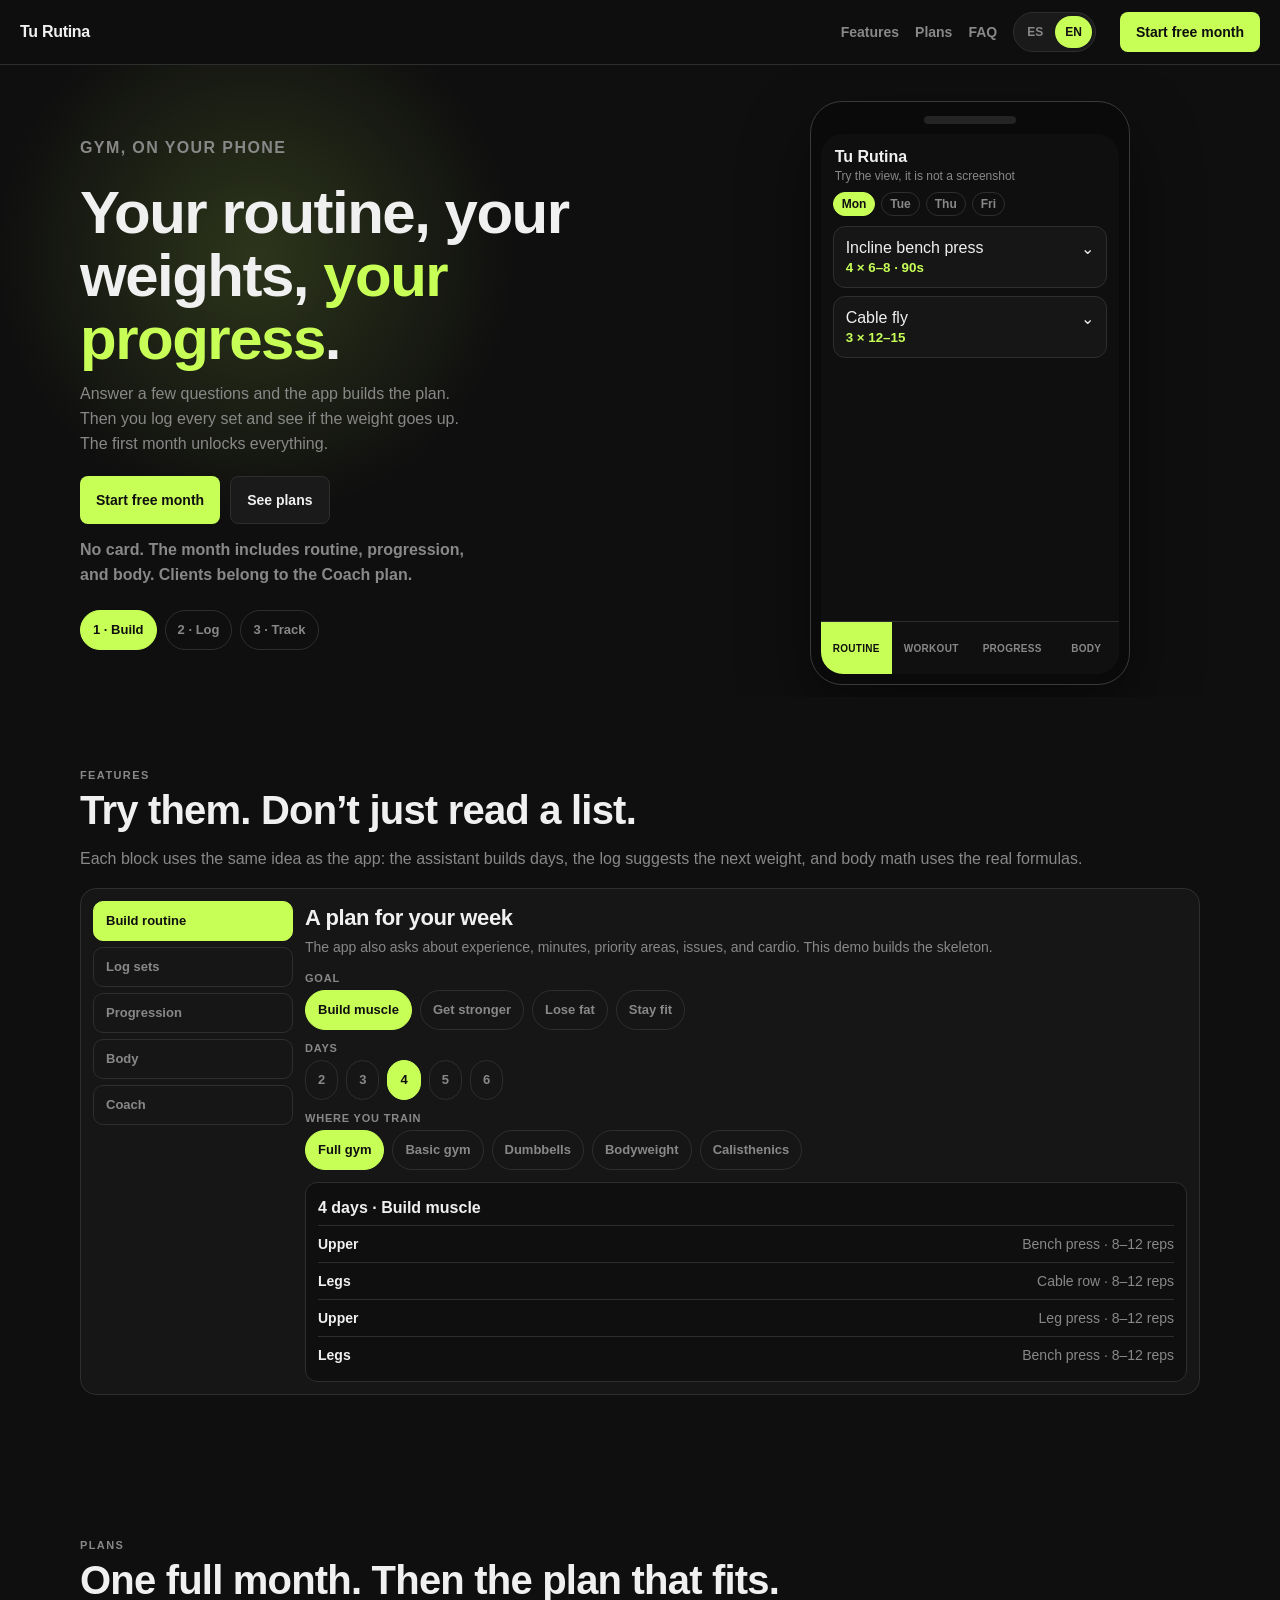
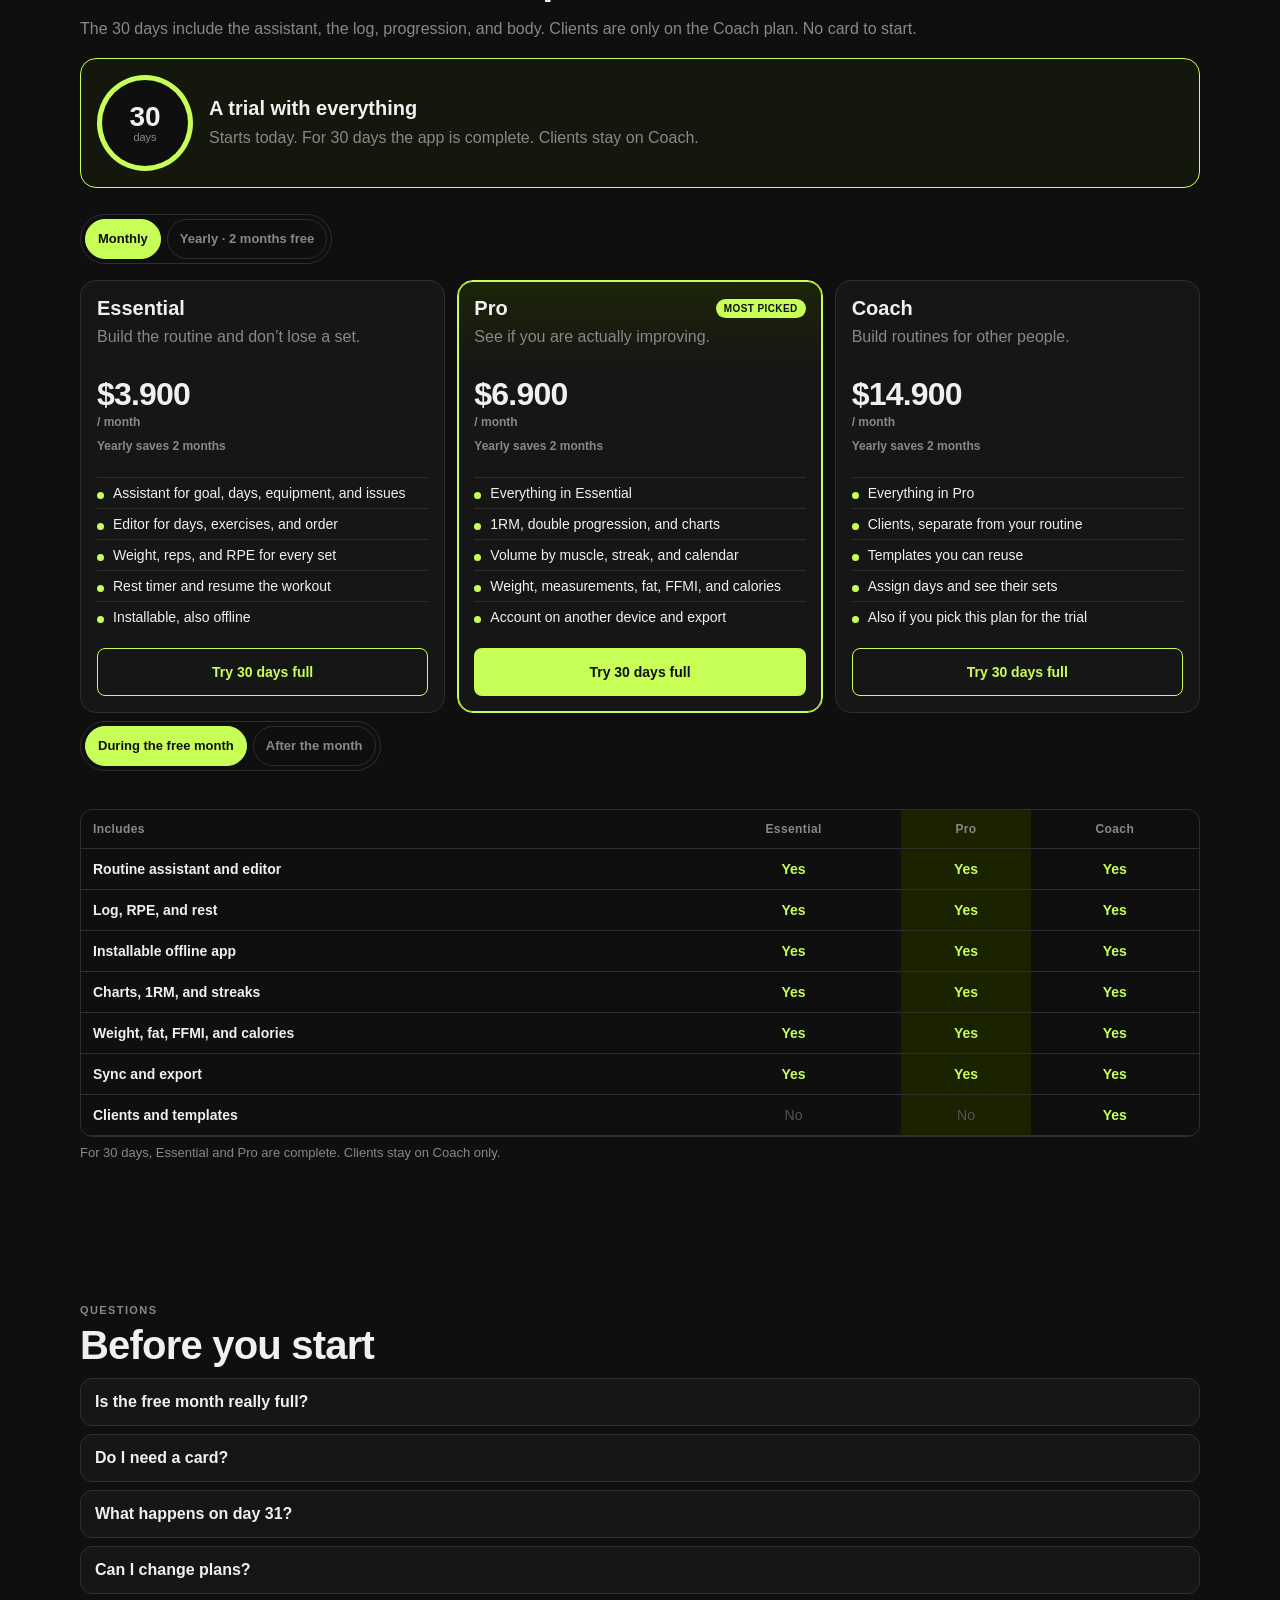
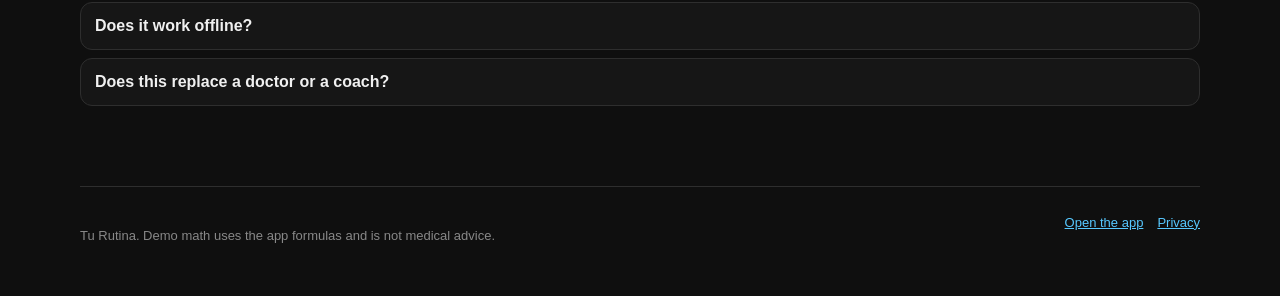
<file: index.html>
<!DOCTYPE html>
<html lang="es">
<head>
  <meta charset="UTF-8">
  <meta name="viewport" content="width=device-width, initial-scale=1.0">
  <title>Tu Rutina — Funciones y planes</title>
  <meta name="description" content="Arma tu rutina, anota cada serie y sigue el progreso. El primer mes es full, sin tarjeta.">
  <meta name="theme-color" content="#0f0f0f">
  <link rel="icon" type="image/png" sizes="192x192" href="assets/icons/icon-192.png">
  <link rel="manifest" href="manifest.webmanifest">
  <link rel="stylesheet" href="css/landing.css">
</head>
<body class="lp">
  <a class="lp-skip" href="#funciones" data-i18n="skip">Ir al contenido</a>
  <header class="lp-nav">
    <a class="lp-logo" href="#top">Tu Rutina</a>
    <nav class="lp-nav-links" data-i18n-aria="aria.sections" aria-label="Secciones">
      <a href="#funciones" data-i18n="nav.features">Funciones</a>
      <a href="#planes" data-i18n="nav.plans">Planes</a>
      <a href="#preguntas" data-i18n="nav.faq">Preguntas</a>
    </nav>
    <div class="lp-lang" role="group" data-i18n-aria="lang.group" aria-label="Idioma">
      <button type="button" data-set-lang="es" aria-pressed="true">ES</button>
      <button type="button" data-set-lang="en" aria-pressed="false">EN</button>
    </div>
    <button type="button" class="lp-btn" data-start data-cta="main">Empieza el mes gratis</button>
  </header>

  <main id="top">
    <section class="lp-hero">
      <div class="lp-wrap lp-hero-grid">
        <div class="lp-hero-copy">
          <p class="lp-kicker" data-i18n="kicker.gym">Gym, en el teléfono</p>
          <h1 data-i18n-html="hero.title">Tu rutina, tus pesos, <span class="lp-accent">tu progreso</span>.</h1>
          <p data-i18n="hero.lead">Respondes unas preguntas y la app arma el plan. Después anotas cada serie y ves si el peso sube. El primer mes entra con todo full.</p>
          <div class="lp-actions">
            <button type="button" class="lp-btn" data-start data-cta="main">Empieza el mes gratis</button>
            <a class="lp-btn-ghost" href="#planes" data-i18n="cta.plans">Ver planes</a>
          </div>
          <p class="lp-note" id="heroNote">Sin tarjeta. El mes incluye rutina, progresión y cuerpo. Los alumnos son del plan Entrenador.</p>
          <div class="lp-steps" role="tablist" data-i18n-aria="aria.tour" aria-label="Recorrido">
            <button type="button" class="is-on" role="tab" data-show="rutina" aria-selected="true" data-i18n="step.1">1 · Arma</button>
            <button type="button" role="tab" data-show="entreno" aria-selected="false" data-i18n="step.2">2 · Anota</button>
            <button type="button" role="tab" data-show="progreso" aria-selected="false" data-i18n="step.3">3 · Mide</button>
          </div>
        </div>

        <div class="lp-phone" data-i18n-aria="aria.phone" aria-label="Vista previa de la app">
          <div class="lp-phone-speaker"></div>
          <div class="lp-phone-screen">
            <div class="lp-phone-top">
              <strong>Tu Rutina</strong>
              <span data-i18n="phone.preview">Prueba la vista, no es una foto</span>
            </div>
            <div class="lp-screen is-on" data-screen="rutina">
              <div class="lp-dayline"><i class="is-on" data-i18n="dow.lun">Lun</i><i data-i18n="dow.mar">Mar</i><i data-i18n="dow.jue">Jue</i><i data-i18n="dow.vie">Vie</i></div>
              <article class="lp-ex">
                <button type="button" class="lp-ex-head" aria-expanded="false">
                  <span><span data-i18n="phone.ex1">Press banca inclinado</span><small data-i18n="phone.ex1.meta">4 × 6–8 · 90s</small></span>
                  <span aria-hidden="true">⌄</span>
                </button>
                <div class="lp-ex-body" data-i18n="phone.ex1.body">Escápulas juntas y baja controlado. El detalle de técnica vive en la ficha del ejercicio.</div>
              </article>
              <article class="lp-ex">
                <button type="button" class="lp-ex-head" aria-expanded="false">
                  <span><span data-i18n="phone.ex2">Aperturas en polea</span><small data-i18n="phone.ex2.meta">3 × 12–15</small></span>
                  <span aria-hidden="true">⌄</span>
                </button>
                <div class="lp-ex-body" data-i18n="phone.ex2.body">Codo apenas flexionado. Prioriza el estiramiento, no el peso.</div>
              </article>
            </div>
            <div class="lp-screen" data-screen="entreno" inert>
              <p class="lp-label" data-i18n="phone.bench">Press de banca</p>
              <div class="lp-set">
                <button type="button" class="lp-icon-btn" data-phone-delta="-2.5" data-i18n-aria="aria.down" aria-label="Bajar 2,5 kg">−</button>
                <strong><span id="phoneWeight">60</span> kg</strong>
                <button type="button" class="lp-icon-btn" data-phone-delta="2.5" data-i18n-aria="aria.up" aria-label="Subir 2,5 kg">+</button>
              </div>
              <button type="button" class="lp-btn" id="phoneSave" data-i18n="phone.save">Guardar serie</button>
              <p class="lp-toast" id="phoneToast" hidden>Serie guardada</p>
            </div>
            <div class="lp-screen" data-screen="progreso" inert>
              <p class="lp-label">Press · kg</p>
              <div class="lp-bars" aria-hidden="true"><span style="height:42%"></span><span style="height:55%"></span><span style="height:63%"></span><span style="height:74%"></span><span style="height:88%"></span></div>
              <p class="lp-suggest" data-i18n="phone.gain">+2,5 kg en cuatro semanas</p>
              <div class="lp-heat" aria-hidden="true"><i class="on"></i><i></i><i class="on"></i><i class="on"></i><i></i><i class="on"></i><i></i><i class="on"></i><i></i><i class="on"></i><i class="on"></i><i></i><i class="on"></i><i></i><i></i><i class="on"></i><i></i><i class="on"></i><i class="on"></i><i></i></div>
            </div>
            <div class="lp-screen" data-screen="cuerpo" inert>
              <div class="lp-metric"><span data-i18n="phone.weight">Peso</span><strong>74 kg</strong></div>
              <div class="lp-metric"><span data-i18n="phone.bmi">IMC</span><strong data-i18n="phone.bmi.value">24,2 · normal</strong></div>
              <p class="lp-muted" data-i18n="phone.body.note">En la app se suman cintura, cuello, % de grasa y FFMI. En Funciones puedes mover los números.</p>
            </div>
            <nav class="lp-phone-nav" data-i18n-aria="aria.screens" aria-label="Pantallas de la demo">
              <button type="button" data-show="rutina" class="is-on" data-i18n="nav.routine">Rutina</button>
              <button type="button" data-show="entreno" data-i18n="phone.workout">Entreno</button>
              <button type="button" data-show="progreso" data-i18n="phone.progress">Progreso</button>
              <button type="button" data-show="cuerpo" data-i18n="nav.body">Cuerpo</button>
            </nav>
          </div>
        </div>
      </div>
    </section>

    <section class="lp-section" id="funciones">
      <div class="lp-wrap">
        <p class="lp-kicker" data-i18n="kicker.features">Funciones</p>
        <h2 data-i18n="lab.title">Pruébalas, no las leas de una lista.</h2>
        <p class="lp-lead" data-i18n="lab.lead">Cada bloque usa la misma idea que la app: el asistente arma días, el registro sugiere el próximo peso y el cuerpo calcula con las fórmulas reales.</p>
        <div class="lp-lab">
          <div class="lp-lab-nav" role="tablist" data-i18n-aria="aria.labs" aria-label="Funciones">
            <button type="button" class="is-on" role="tab" data-lab-tab="armar" aria-selected="true" aria-controls="panel-armar" data-i18n="lab.armar">Armar rutina</button>
            <button type="button" role="tab" data-lab-tab="anotar" aria-selected="false" aria-controls="panel-anotar" tabindex="-1" data-i18n="lab.anotar">Anotar series</button>
            <button type="button" role="tab" data-lab-tab="progresar" aria-selected="false" aria-controls="panel-progresar" tabindex="-1" data-i18n="lab.progresar">Progresión</button>
            <button type="button" role="tab" data-lab-tab="cuerpo" aria-selected="false" aria-controls="panel-cuerpo" tabindex="-1" data-i18n="lab.cuerpo">Cuerpo</button>
            <button type="button" role="tab" data-lab-tab="entrenador" aria-selected="false" aria-controls="panel-entrenador" tabindex="-1" data-i18n="lab.entrenador">Entrenador</button>
          </div>

          <div class="lp-panel" id="panel-armar" data-lab="armar" role="tabpanel">
            <h3 data-i18n="armar.title">Un plan según tu semana</h3>
            <p class="lp-help" data-i18n="armar.help">En la app también preguntamos experiencia, minutos, zonas a priorizar, molestias y cardio. Esta demo arma el esqueleto.</p>
            <span class="lp-label" data-i18n="label.goal">Objetivo</span>
            <div class="lp-choice">
              <button type="button" class="lp-chip is-on" data-goal="hypertrophy" aria-pressed="true" data-i18n="goal.hypertrophy">Ganar músculo</button>
              <button type="button" class="lp-chip" data-goal="strength" aria-pressed="false" data-i18n="goal.strength">Ganar fuerza</button>
              <button type="button" class="lp-chip" data-goal="fat_loss" aria-pressed="false" data-i18n="goal.fat_loss">Perder grasa</button>
              <button type="button" class="lp-chip" data-goal="general" aria-pressed="false" data-i18n="goal.general">Estar en forma</button>
            </div>
            <span class="lp-label" data-i18n="label.days">Días</span>
            <div class="lp-choice">
              <button type="button" class="lp-chip" data-days="2" aria-pressed="false">2</button>
              <button type="button" class="lp-chip" data-days="3" aria-pressed="false">3</button>
              <button type="button" class="lp-chip is-on" data-days="4" aria-pressed="true">4</button>
              <button type="button" class="lp-chip" data-days="5" aria-pressed="false">5</button>
              <button type="button" class="lp-chip" data-days="6" aria-pressed="false">6</button>
            </div>
            <span class="lp-label" data-i18n="label.place">Dónde entrenas</span>
            <div class="lp-choice">
              <button type="button" class="lp-chip is-on" data-place="full_gym" aria-pressed="true" data-i18n="place.full_gym">Gym completo</button>
              <button type="button" class="lp-chip" data-place="basic_gym" aria-pressed="false" data-i18n="place.basic_gym">Gym básico</button>
              <button type="button" class="lp-chip" data-place="home_dumbbells" aria-pressed="false" data-i18n="place.home_dumbbells">Mancuernas</button>
              <button type="button" class="lp-chip" data-place="bodyweight" aria-pressed="false" data-i18n="place.bodyweight">Peso corporal</button>
              <button type="button" class="lp-chip" data-place="calisthenics" aria-pressed="false" data-i18n="place.calisthenics">Calistenia</button>
            </div>
            <div class="lp-result" id="routineOut" aria-live="polite"></div>
          </div>

          <div class="lp-panel" id="panel-anotar" data-lab="anotar" role="tabpanel" hidden>
            <h3 data-i18n="anotar.title">Cada serie queda anotada</h3>
            <p class="lp-help" data-i18n="anotar.help">Press de banca, 3 series de 8 a 12. Si las tres llegan a 12, la sugerencia es subir. Es la doble progresión de la app.</p>
            <div class="lp-log-grid">
              <div class="lp-stepper">
                <button type="button" class="lp-icon-btn" data-log-delta="-2.5" data-i18n-aria="aria.weightDown" aria-label="Bajar peso">−</button>
                <strong><span id="logWeight">60</span> kg</strong>
                <button type="button" class="lp-icon-btn" data-log-delta="2.5" data-i18n-aria="aria.weightUp" aria-label="Subir peso">+</button>
              </div>
              <div class="lp-stepper">
                <button type="button" class="lp-icon-btn" data-log-reps="-1" data-i18n-aria="aria.repsDown" aria-label="Menos reps">−</button>
                <strong><span id="logReps">10</span> <span data-i18n="reps.word">reps</span></strong>
                <button type="button" class="lp-icon-btn" data-log-reps="1" data-i18n-aria="aria.repsUp" aria-label="Más reps">+</button>
              </div>
            </div>
            <div class="lp-inline">
              <button type="button" class="lp-btn" id="logSave" data-i18n="log.save">Anotar serie</button>
              <button type="button" class="lp-btn-ghost" id="logReset" data-i18n="log.reset">Reiniciar</button>
            </div>
            <p class="lp-suggest" id="logSuggest"></p>
            <p class="lp-muted" id="logEpley"></p>
            <p class="lp-note" id="restLabel">El descanso arranca al anotar</p>
            <ul class="lp-log-list" id="logList"></ul>
          </div>

          <div class="lp-panel" id="panel-progresar" data-lab="progresar" role="tabpanel" hidden>
            <h3 data-i18n="prog.title">Ocho semanas, un ciclo</h3>
            <p class="lp-help" data-i18n="prog.help">Mueve la semana. El ciclo de la app pasa por base, reps, peso y una descarga. En el registro real también ves rachas, volumen por músculo y el calendario.</p>
            <div class="lp-cycle" aria-hidden="true">
              <span data-bar="1" style="--h:46%"></span>
              <span data-bar="2" style="--h:50%"></span>
              <span data-bar="3" style="--h:58%"></span>
              <span data-bar="4" class="is-on" style="--h:64%"></span>
              <span data-bar="5" style="--h:74%"></span>
              <span data-bar="6" style="--h:82%"></span>
              <span data-bar="7" style="--h:48%"></span>
              <span data-bar="8" style="--h:52%"></span>
            </div>
            <label class="lp-label" for="cycleWeek" data-i18n="label.week">Semana del ciclo</label>
            <input class="lp-range" id="cycleWeek" type="range" min="1" max="8" value="4">
            <p class="lp-suggest" id="cycleLabel"></p>
          </div>

          <div class="lp-panel" id="panel-cuerpo" data-lab="cuerpo" role="tabpanel" hidden>
            <h3 data-i18n="body.title">Peso, IMC y calorías</h3>
            <p class="lp-help" data-i18n="body.help">Misma cuenta que la pantalla Cuerpo. La edad de esta demo está fija en 30. No reemplaza un control médico.</p>
            <label class="lp-label" for="bodyWeight"><span data-i18n="label.weight">Peso ·</span> <span id="bodyWeightLabel">74 kg</span></label>
            <input class="lp-range" id="bodyWeight" type="range" min="45" max="140" value="74">
            <label class="lp-label" for="bodyHeight"><span data-i18n="label.height">Altura ·</span> <span id="bodyHeightLabel">175 cm</span></label>
            <input class="lp-range" id="bodyHeight" type="range" min="140" max="210" value="175">
            <span class="lp-label" data-i18n="label.sex">Sexo para la fórmula</span>
            <div class="lp-choice">
              <button type="button" class="lp-chip is-on" data-sex="M" aria-pressed="true" data-i18n="sex.m">Hombre</button>
              <button type="button" class="lp-chip" data-sex="F" aria-pressed="false" data-i18n="sex.f">Mujer</button>
            </div>
            <label class="lp-label" for="bodyActivity" data-i18n="label.activity">Actividad</label>
            <select class="lp-select" id="bodyActivity"></select>
            <p class="lp-suggest" id="bodyBmi"></p>
            <p class="lp-muted" id="bodyCalories"></p>
            <p class="lp-muted" id="bodyProtein"></p>
          </div>

          <div class="lp-panel" id="panel-entrenador" data-lab="entrenador" role="tabpanel" hidden>
            <h3 data-i18n="coach.title">Alumnos aparte de tu rutina</h3>
            <p class="lp-help" data-i18n="coach.help">El modo entrenador crea alumnos, guarda plantillas y les asigna días. Lo que ves aquí es una muestra: en la app queda ligado a tu cuenta.</p>
            <div id="studentList"></div>
            <div id="studentDetail"></div>
          </div>
        </div>
      </div>
    </section>

    <section class="lp-section" id="planes">
      <div class="lp-wrap">
        <p class="lp-kicker" data-i18n="kicker.plans">Planes</p>
        <h2 data-i18n="plans.title">Un mes full. Después, el que te sirva.</h2>
        <p class="lp-lead" data-i18n="plans.lead">Los 30 días incluyen el asistente, el registro, la progresión y el cuerpo. Los alumnos solo están en el plan Entrenador. No pedimos tarjeta para empezar.</p>

        <div class="lp-trial">
          <div class="lp-ring" id="trialRing" style="--p: 100">
            <div class="lp-ring-inner">
              <strong id="trialDays">30</strong>
              <span data-i18n="trial.days">días</span>
            </div>
          </div>
          <div>
            <h3 data-i18n="trial.title">Prueba con todo full</h3>
            <p id="trialCaption">Arranca hoy. Durante 30 días tienes la app completa. Los alumnos quedan en Entrenador.</p>
          </div>
        </div>

        <div class="lp-switch" role="group" data-i18n-aria="aria.billing" aria-label="Periodo de pago">
          <button type="button" data-cycle="month" class="is-on" aria-pressed="true" data-i18n="cycle.month">Mensual</button>
          <button type="button" data-cycle="year" aria-pressed="false" data-i18n="cycle.year">Anual · 2 meses gratis</button>
        </div>

        <div class="lp-plans">
          <article class="lp-plan" data-plan="esencial" aria-pressed="false" tabindex="0">
            <div class="lp-plan-top"><h3 data-plan-name="esencial" data-i18n="plan.esencial">Esencial</h3></div>
            <p class="lp-tagline" data-i18n="plan.esencial.tag">Para armar la rutina y no perder una serie.</p>
            <p class="lp-price"><span data-price="esencial" data-value="3900">$3.900</span> <small data-period>/ mes</small></p>
            <p class="lp-equiv" data-equiv="esencial">En anual ahorras 2 meses</p>
            <ul>
              <li data-i18n="feat.esencial.1">Asistente según objetivo, días, equipo y molestias</li>
              <li data-i18n="feat.esencial.2">Editor de días, ejercicios y orden</li>
              <li data-i18n="feat.esencial.3">Peso, reps y RPE de cada serie</li>
              <li data-i18n="feat.esencial.4">Descanso y retomar el entreno</li>
              <li data-i18n="feat.esencial.5">Instalable, también sin señal</li>
            </ul>
            <button type="button" class="lp-btn-line lp-btn" data-start data-plan="esencial" data-cta="plan">Probar 30 días full</button>
          </article>

          <article class="lp-plan is-popular is-selected" data-plan="pro" aria-pressed="true" tabindex="0">
            <div class="lp-plan-top"><h3 data-plan-name="pro" data-i18n="plan.pro">Pro</h3><span class="lp-badge" data-i18n="badge.popular">Más elegido</span></div>
            <p class="lp-tagline" data-i18n="plan.pro.tag">Para ver si estás mejorando de verdad.</p>
            <p class="lp-price"><span data-price="pro" data-value="6900">$6.900</span> <small data-period>/ mes</small></p>
            <p class="lp-equiv" data-equiv="pro">En anual ahorras 2 meses</p>
            <ul>
              <li data-i18n="feat.pro.1">Todo Esencial</li>
              <li data-i18n="feat.pro.2">1RM, doble progresión y gráficos</li>
              <li data-i18n="feat.pro.3">Volumen por músculo, racha y calendario</li>
              <li data-i18n="feat.pro.4">Peso, medidas, grasa, FFMI y calorías</li>
              <li data-i18n="feat.pro.5">Cuenta para otro dispositivo y exportar</li>
            </ul>
            <button type="button" class="lp-btn" data-start data-plan="pro" data-cta="plan">Probar 30 días full</button>
          </article>

          <article class="lp-plan" data-plan="entrenador" aria-pressed="false" tabindex="0">
            <div class="lp-plan-top"><h3 data-plan-name="entrenador" data-i18n="plan.entrenador">Entrenador</h3></div>
            <p class="lp-tagline" data-i18n="plan.entrenador.tag">Para armarle la rutina a otras personas.</p>
            <p class="lp-price"><span data-price="entrenador" data-value="14900">$14.900</span> <small data-period>/ mes</small></p>
            <p class="lp-equiv" data-equiv="entrenador">En anual ahorras 2 meses</p>
            <ul>
              <li data-i18n="feat.entrenador.1">Todo Pro</li>
              <li data-i18n="feat.entrenador.2">Alumnos, separados de tu rutina</li>
              <li data-i18n="feat.entrenador.3">Plantillas para reutilizar</li>
              <li data-i18n="feat.entrenador.4">Les asignas días y ves sus series</li>
              <li data-i18n="feat.entrenador.5">También si eliges este plan en la prueba</li>
            </ul>
            <button type="button" class="lp-btn-line lp-btn" data-start data-plan="entrenador" data-cta="plan">Probar 30 días full</button>
          </article>
        </div>

        <div class="lp-switch" role="group" data-i18n-aria="aria.compare" aria-label="Qué incluye la tabla">
          <button type="button" data-compare="trial" class="is-on" aria-pressed="true" data-i18n="compare.trial">Durante el mes gratis</button>
          <button type="button" data-compare="after" aria-pressed="false" data-i18n="compare.after">Después del mes</button>
        </div>
        <div class="lp-table-wrap">
          <table class="lp-table" data-hot="pro">
            <thead>
              <tr>
                <th scope="col" data-i18n="table.includes">Incluye</th>
                <th scope="col" data-i18n="plan.esencial">Esencial</th>
                <th scope="col" data-i18n="plan.pro">Pro</th>
                <th scope="col" data-i18n="plan.entrenador">Entrenador</th>
              </tr>
            </thead>
            <tbody>
              <tr data-plans="esencial pro entrenador"><th scope="row" data-i18n="table.r1">Asistente y editor de rutina</th><td></td><td></td><td></td></tr>
              <tr data-plans="esencial pro entrenador"><th scope="row" data-i18n="table.r2">Registro, RPE y descanso</th><td></td><td></td><td></td></tr>
              <tr data-plans="esencial pro entrenador"><th scope="row" data-i18n="table.r3">App instalable sin conexión</th><td></td><td></td><td></td></tr>
              <tr data-plans="pro entrenador"><th scope="row" data-i18n="table.r4">Gráficos, 1RM y rachas</th><td></td><td></td><td></td></tr>
              <tr data-plans="pro entrenador"><th scope="row" data-i18n="table.r5">Peso, grasa, FFMI y calorías</th><td></td><td></td><td></td></tr>
              <tr data-plans="pro entrenador"><th scope="row" data-i18n="table.r6">Sync y exportar datos</th><td></td><td></td><td></td></tr>
              <tr data-plans="entrenador"><th scope="row" data-i18n="table.r7">Alumnos y plantillas</th><td></td><td></td><td></td></tr>
            </tbody>
          </table>
        </div>
        <p id="compareCaption" aria-live="polite"></p>
      </div>
    </section>

    <section class="lp-section" id="preguntas">
      <div class="lp-wrap">
        <p class="lp-kicker" data-i18n="faq.kicker">Preguntas</p>
        <h2 data-i18n="faq.title">Antes de arrancar</h2>
        <div class="lp-faq">
          <details>
            <summary data-i18n="faq.q1">¿El mes gratis es realmente full?</summary>
            <p data-i18n="faq.a1">Sí. Durante 30 días tienes el asistente, el editor, el registro, la progresión y el cuerpo. Los alumnos quedan en el plan Entrenador, también si lo eliges para la prueba.</p>
          </details>
          <details>
            <summary data-i18n="faq.q2">¿Hace falta tarjeta?</summary>
            <p data-i18n="faq.a2">No para empezar. Entra con Google o con tu email, y la prueba queda guardada en este dispositivo. El plan que marques es el que te proponemos cuando se acaban los 30 días.</p>
          </details>
          <details>
            <summary data-i18n="faq.q3">¿Qué pasa el día 31?</summary>
            <p data-i18n="faq.a3">Te avisamos en la app para que elijas Esencial, Pro o Entrenador, mensual o anual. La rutina, las series y las medidas siguen en el teléfono. El mes gratis no se renueva solo.</p>
          </details>
          <details>
            <summary data-i18n="faq.q4">¿Puedo cambiar de plan?</summary>
            <p data-i18n="faq.a4">Sí. Toca una tarjeta para dejarla elegida y, si quieres, pasa de mensual a anual. El anual equivale a pagar 10 meses.</p>
          </details>
          <details>
            <summary data-i18n="faq.q5">¿Funciona sin internet?</summary>
            <p data-i18n="faq.a5">La puedes instalar y anotar el entreno sin señal. Ver la misma cuenta en otro dispositivo pide conexión y el inicio de sesión.</p>
          </details>
          <details>
            <summary data-i18n="faq.q6">¿Esto reemplaza a un médico o a un profe?</summary>
            <p data-i18n="faq.a6">No. Las fórmulas de grasa, IMC y calorías son estimaciones para seguir el peso. Si hay una lesión, conviene consultarlo con alguien que te vea.</p>
          </details>
        </div>
      </div>
    </section>
  </main>

  <footer class="lp-wrap lp-footer">
    <p data-i18n="footer.note">Tu Rutina. Las cuentas de la demo usan las fórmulas de la app y no son consejo médico.</p>
    <nav data-i18n-aria="aria.footer" aria-label="Pie">
      <a href="app.html" data-i18n="footer.app">Abrir la app</a>
      <a href="privacy.html" data-i18n="footer.privacy">Privacidad</a>
    </nav>
  </footer>

  <script src="js/i18n.js"></script>
  <script src="js/config.js"></script>
  <script src="js/body-calc.js"></script>
  <script src="js/progression-calc.js"></script>
  <script src="js/subscription.js"></script>
  <script src="js/landing.js"></script>
</body>
</html>
</file>
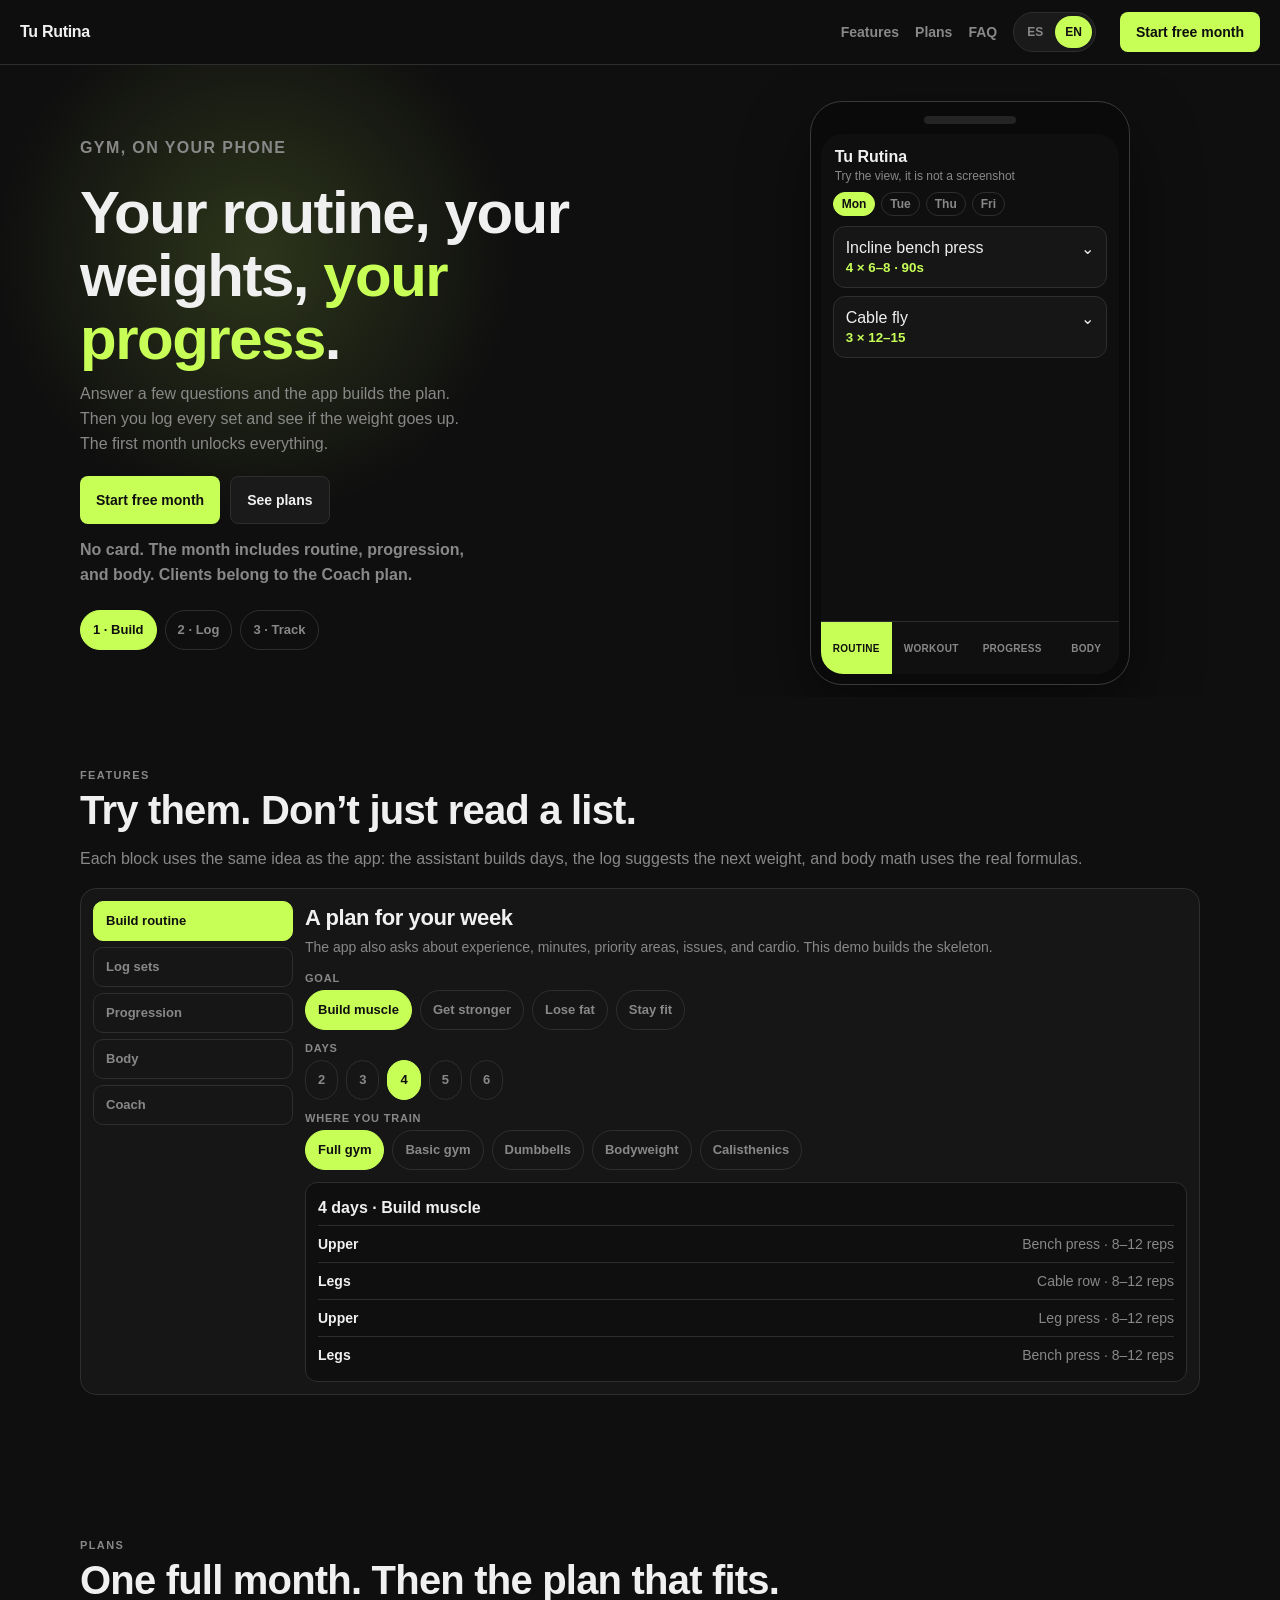
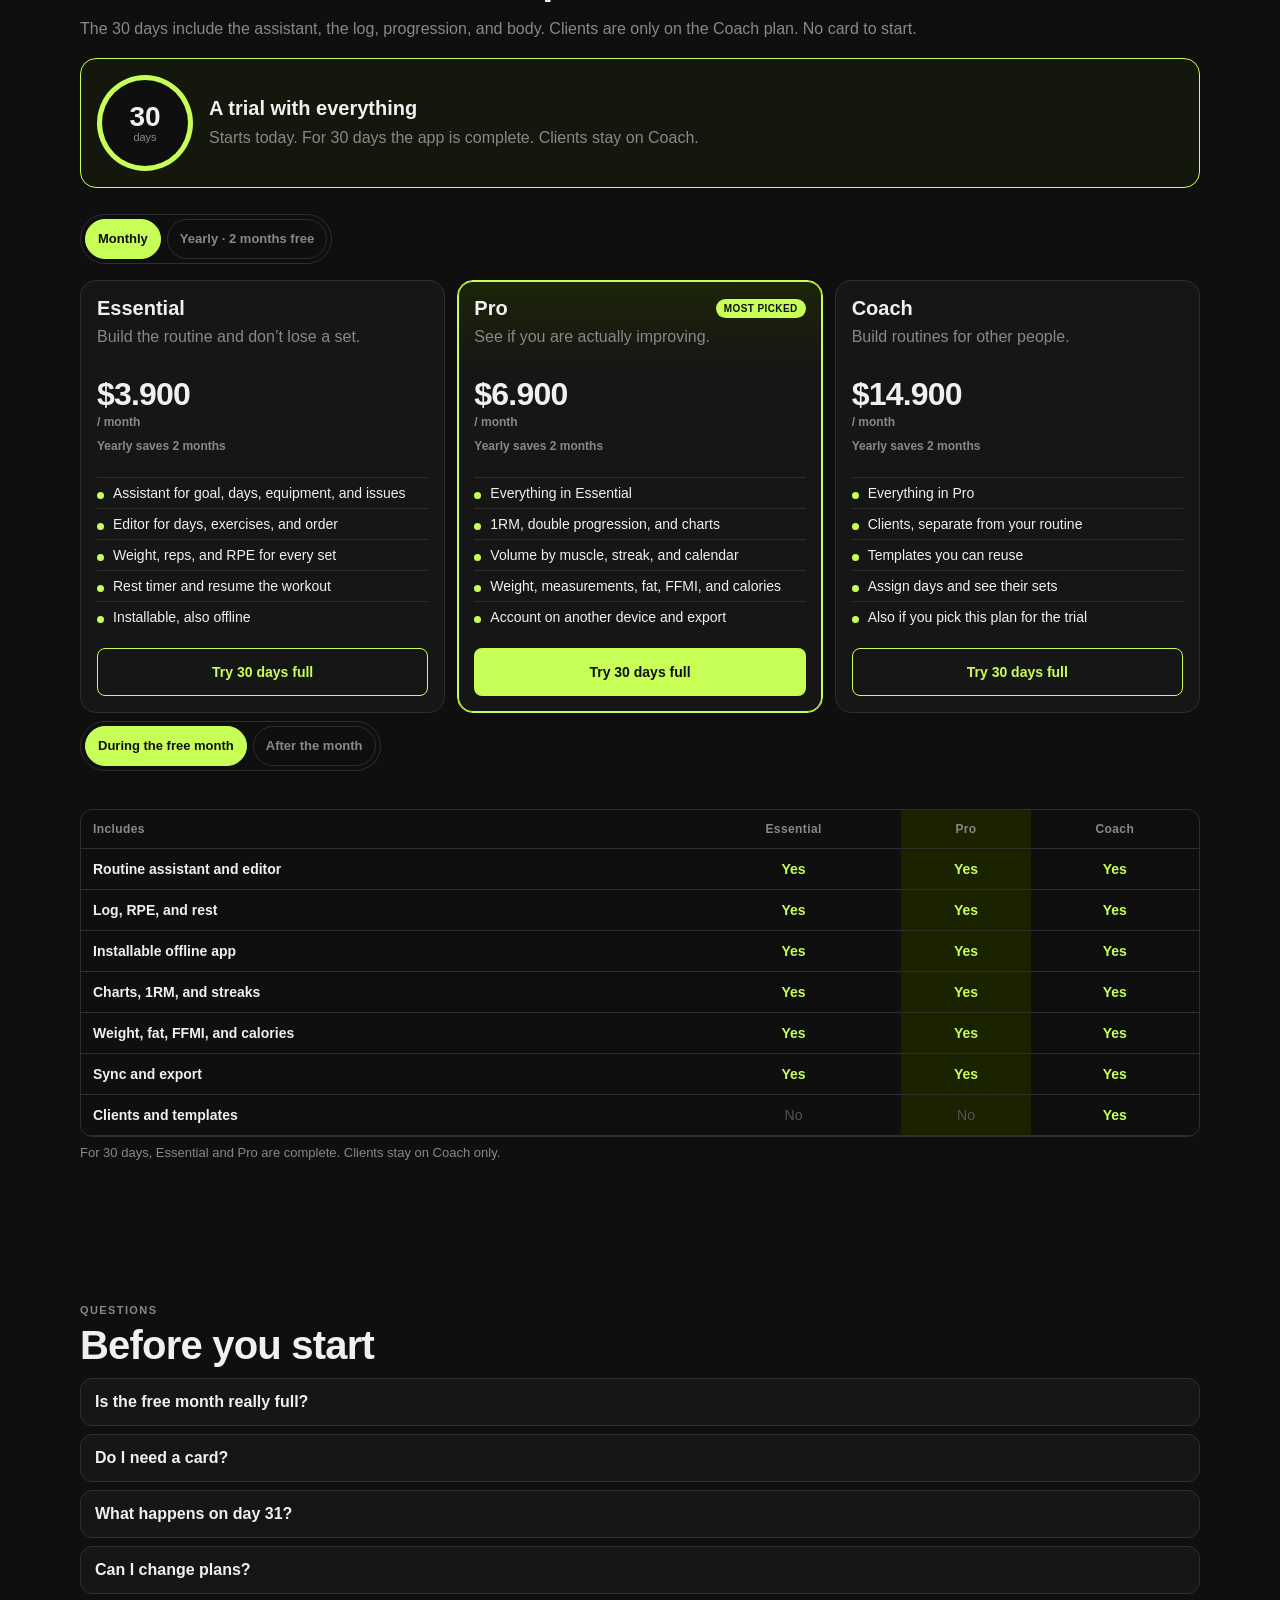
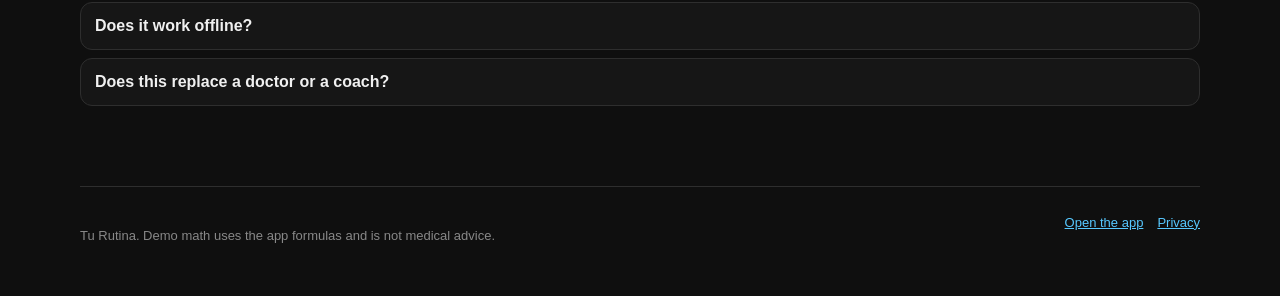
<file: landing.html>
<!DOCTYPE html>
<html lang="es">
<head>
  <meta charset="UTF-8">
  <meta http-equiv="refresh" content="0; url=./">
  <script>location.replace('./' + location.hash);</script>
  <title>Tu Rutina</title>
</head>
<body></body>
</html>
</file>
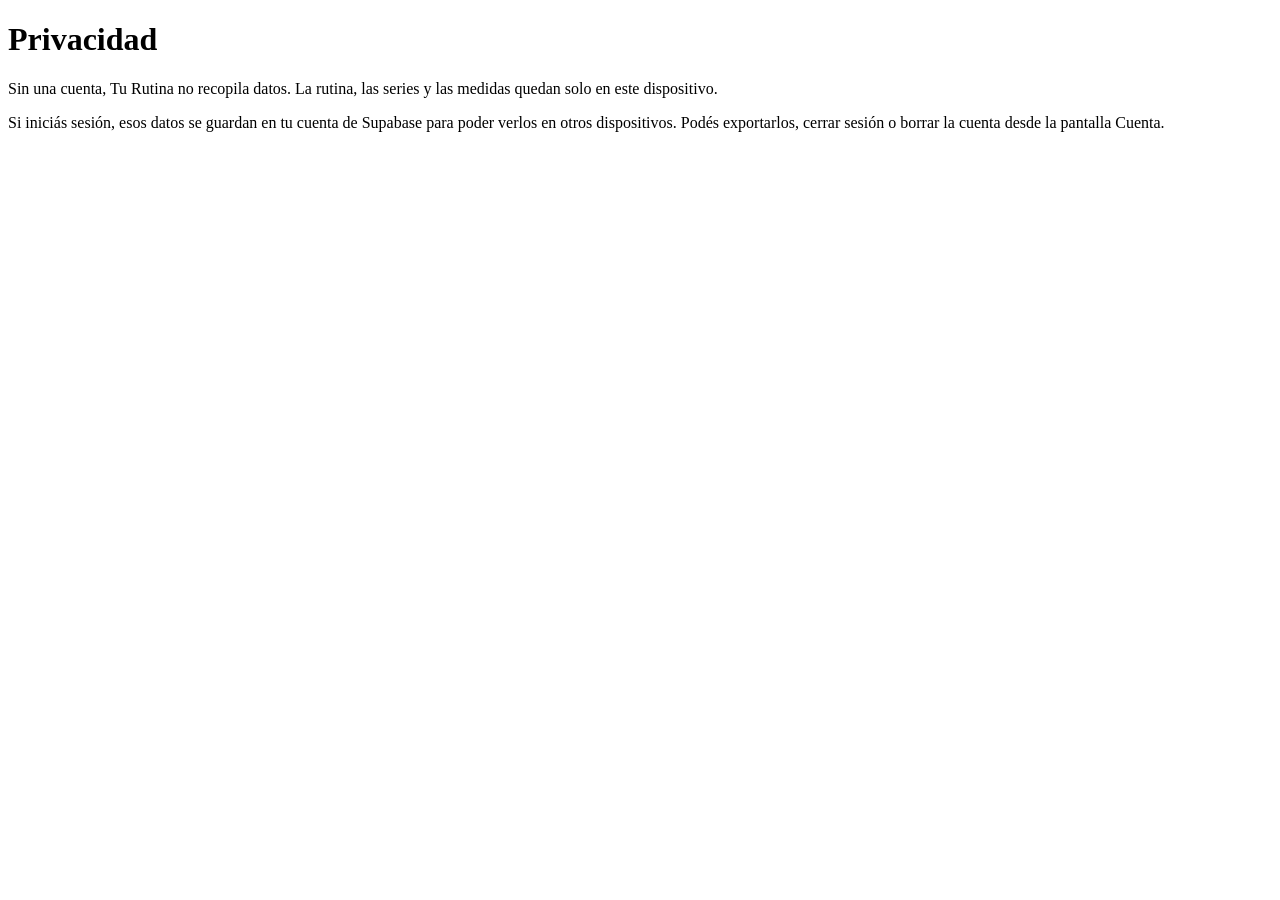
<file: privacy.html>
<!DOCTYPE html>
<html lang="es">
<head>
  <meta charset="UTF-8">
  <meta name="viewport" content="width=device-width, initial-scale=1.0">
  <title>Privacidad — Tu Rutina</title>
</head>
<body>
  <h1>Privacidad</h1>
  <p>Sin una cuenta, Tu Rutina no recopila datos. La rutina, las series y las medidas quedan solo en este dispositivo.</p>
  <p>Si iniciás sesión, esos datos se guardan en tu cuenta de Supabase para poder verlos en otros dispositivos. Podés exportarlos, cerrar sesión o borrar la cuenta desde la pantalla Cuenta.</p>
</body>
</html>
</file>
<file: css/landing.css>
:root {
  --bg: #0f0f0f;
  --bg2: #1a1a1a;
  --bg3: #222;
  --border: #2e2e2e;
  --accent: #c8ff57;
  --accent2: #57c8ff;
  --text: #f0f0f0;
  --muted: #888;
  --card: #161616;
  --danger: #eb5757;
  --ok: #6fcf97;
}

* { box-sizing: border-box; }
html { scroll-behavior: smooth; }
body.lp {
  margin: 0;
  min-height: 100vh;
  background: var(--bg);
  color: var(--text);
  font-family: -apple-system, BlinkMacSystemFont, 'Segoe UI', sans-serif;
  color-scheme: dark;
}
body.lp :focus-visible { outline: 2px solid var(--accent); outline-offset: 2px; }
.lp-skip {
  position: absolute;
  left: 12px;
  top: -40px;
  background: var(--accent);
  color: #0f0f0f;
  padding: 8px 12px;
  border-radius: 8px;
  z-index: 30;
}
.lp-skip:focus { top: 12px; }

.lp-nav {
  position: sticky;
  top: 0;
  z-index: 20;
  display: flex;
  align-items: center;
  gap: 16px;
  padding: 12px 20px;
  background: rgba(15, 15, 15, 0.92);
  backdrop-filter: blur(14px);
  border-bottom: 1px solid var(--border);
}
.lp-logo {
  color: var(--text);
  text-decoration: none;
  font-weight: 700;
  letter-spacing: -0.3px;
}
.lp-nav-links { display: flex; gap: 16px; margin-left: auto; }
.lp-lang { display: flex; gap: 2px; padding: 3px; border: 1px solid var(--border); border-radius: 999px; background: var(--bg2); }
.lp-lang button { border: 0; background: transparent; color: var(--muted); font: inherit; font-size: 12px; font-weight: 700; min-height: 32px; padding: 0 10px; border-radius: 999px; cursor: pointer; }
.lp-lang button.is-on { background: var(--accent); color: #111; }
.lp-nav-links a { color: var(--muted); text-decoration: none; font-size: 14px; font-weight: 600; }
.lp-nav-links a:hover { color: var(--text); }
.lp-nav .lp-btn { min-height: 40px; margin-left: 8px; }

.lp-wrap { width: min(1120px, calc(100% - 32px)); margin: 0 auto; }
.lp-section { padding: 72px 0; scroll-margin-top: 72px; }
.lp-kicker {
  font-size: 11px;
  font-weight: 700;
  letter-spacing: 1.4px;
  text-transform: uppercase;
  color: var(--muted);
  margin: 0 0 8px;
}
.lp-section h2, .lp-hero h1 {
  letter-spacing: -0.8px;
  line-height: 1.05;
  margin: 0 0 12px;
}
.lp-hero h1 { font-size: clamp(36px, 6vw, 60px); letter-spacing: -1.5px; }
.lp-section h2 { font-size: clamp(28px, 4vw, 40px); }
.lp-lead, .lp-hero-copy p { color: var(--muted); font-size: 16px; line-height: 1.55; }
.lp-hero-copy p { max-width: 46ch; margin: 0 0 20px; }
.lp-accent { color: var(--accent); }

.lp-hero { position: relative; padding: 36px 0 12px; overflow: hidden; }
.lp-hero::before {
  content: '';
  position: absolute;
  inset: 0;
  background: radial-gradient(420px circle at var(--x, 20%) var(--y, 30%), rgba(200, 255, 87, 0.16), transparent 62%);
  pointer-events: none;
}
.lp-hero-grid {
  position: relative;
  display: grid;
  grid-template-columns: minmax(0, 1.15fr) minmax(280px, 0.85fr);
  gap: 36px;
  align-items: center;
}
.lp-actions { display: flex; flex-wrap: wrap; gap: 10px; margin-bottom: 14px; }
.lp-btn, .lp-btn-ghost, .lp-btn-line {
  display: inline-flex;
  align-items: center;
  justify-content: center;
  min-height: 48px;
  padding: 12px 16px;
  border-radius: 8px;
  font-size: 14px;
  font-weight: 700;
  font-family: inherit;
  cursor: pointer;
  text-decoration: none;
}
.lp-btn { border: none; background: var(--accent); color: #0f0f0f; }
.lp-btn:hover { filter: brightness(1.06); }
.lp-btn:disabled { opacity: 0.55; cursor: default; filter: none; }
.lp-btn-ghost { border: 1px solid var(--border); background: var(--bg2); color: var(--text); }
.lp-btn-line { border: 1px solid var(--accent); background: transparent; color: var(--accent); }
.lp-note { color: var(--accent); font-size: 13px; font-weight: 600; margin: 0; }

.lp-steps { display: flex; flex-wrap: wrap; gap: 8px; margin-top: 22px; }
.lp-steps button, .lp-chip, .lp-switch button, .lp-lab-nav button, .lp-phone-nav button {
  border: 1px solid var(--border);
  background: transparent;
  color: var(--muted);
  border-radius: 999px;
  min-height: 40px;
  padding: 8px 12px;
  font: inherit;
  font-size: 13px;
  font-weight: 650;
  cursor: pointer;
}
.lp-steps button.is-on, .lp-chip.is-on, .lp-switch button.is-on, .lp-lab-nav button.is-on, .lp-phone-nav button.is-on {
  background: var(--accent);
  border-color: var(--accent);
  color: #0f0f0f;
}

.lp-phone {
  width: min(100%, 320px);
  margin: 0 auto;
  background: #0a0a0a;
  border: 1px solid #3a3a3a;
  border-radius: 32px;
  padding: 12px 10px 10px;
  box-shadow: 0 28px 70px rgba(0, 0, 0, 0.45);
}
.lp-phone-speaker { width: 92px; height: 8px; border-radius: 99px; background: #242424; margin: 2px auto 10px; }
.lp-phone-screen {
  background: var(--bg);
  border-radius: 22px;
  min-height: 540px;
  display: flex;
  flex-direction: column;
  overflow: hidden;
}
.lp-phone-top { padding: 14px 14px 8px; }
.lp-phone-top strong { display: block; font-size: 16px; }
.lp-phone-top span { color: var(--muted); font-size: 12px; }
.lp-screen { display: none; padding: 0 12px 12px; flex: 1; }
.lp-screen.is-on { display: block; animation: lp-in 0.22s ease; }
.lp-dayline { display: flex; gap: 6px; margin-bottom: 10px; }
.lp-dayline i {
  font-style: normal;
  font-size: 12px;
  font-weight: 700;
  color: var(--muted);
  border: 1px solid var(--border);
  border-radius: 99px;
  padding: 4px 8px;
}
.lp-dayline i.is-on { background: var(--accent); color: #0f0f0f; border-color: var(--accent); }
.lp-ex { background: var(--card); border: 1px solid var(--border); border-radius: 12px; margin-bottom: 8px; overflow: hidden; }
.lp-ex-head {
  width: 100%;
  display: flex;
  justify-content: space-between;
  gap: 8px;
  text-align: left;
  background: transparent;
  color: var(--text);
  border: none;
  padding: 12px;
  font: inherit;
  cursor: pointer;
}
.lp-ex-head small { display: block; color: var(--accent); font-weight: 700; margin-top: 3px; }
.lp-ex-body { display: none; padding: 0 12px 12px; color: var(--muted); font-size: 13px; line-height: 1.45; border-top: 1px solid var(--border); }
.lp-ex.is-open .lp-ex-body { display: block; padding-top: 10px; }
.lp-set {
  display: flex;
  align-items: center;
  justify-content: space-between;
  gap: 8px;
  background: var(--card);
  border: 1px solid var(--border);
  border-radius: 12px;
  padding: 12px;
}
.lp-set strong { font-size: 28px; letter-spacing: -0.6px; }
.lp-icon-btn {
  width: 44px;
  height: 44px;
  border-radius: 8px;
  border: 1px solid var(--border);
  background: var(--bg2);
  color: var(--text);
  font-size: 20px;
  cursor: pointer;
}
.lp-screen .lp-btn { width: 100%; margin-top: 8px; }
.lp-toast {
  margin-top: 8px;
  background: #1a2200;
  color: var(--accent);
  border-radius: 8px;
  padding: 8px 10px;
  font-size: 13px;
  font-weight: 700;
}
.lp-bars { display: flex; align-items: flex-end; gap: 6px; height: 140px; margin: 8px 0; }
.lp-bars span, .lp-cycle span {
  flex: 1;
  display: block;
  border-radius: 4px 4px 0 0;
  background: #2a2a2a;
}
.lp-bars span { background: linear-gradient(180deg, var(--accent), #8ab830); opacity: 0.45; }
.lp-bars span:last-child, .lp-cycle span.is-on { opacity: 1; background: var(--accent); }
.lp-heat { display: grid; grid-template-columns: repeat(10, 12px); gap: 3px; margin-top: 10px; }
.lp-heat i { width: 12px; height: 12px; border-radius: 2px; background: #222; display: block; }
.lp-heat i.on { background: var(--accent); }
.lp-metric { background: var(--card); border: 1px solid var(--border); border-radius: 12px; padding: 12px; margin-bottom: 8px; }
.lp-metric span { display: block; color: var(--muted); font-size: 12px; }
.lp-metric strong { font-size: 22px; }
.lp-phone-nav {
  display: grid;
  grid-template-columns: repeat(4, 1fr);
  border-top: 1px solid var(--border);
  background: #101010;
}
.lp-phone-nav button { border: none; border-radius: 0; min-height: 52px; font-size: 10px; letter-spacing: 0.3px; text-transform: uppercase; }

.lp-lab {
  display: grid;
  grid-template-columns: 200px minmax(0, 1fr);
  gap: 12px;
  background: var(--card);
  border: 1px solid var(--border);
  border-radius: 16px;
  padding: 12px;
}
.lp-lab-nav { display: flex; flex-direction: column; gap: 6px; }
.lp-lab-nav button { border-radius: 10px; text-align: left; }
.lp-panel h3 { margin: 4px 0 6px; font-size: 22px; letter-spacing: -0.4px; }
.lp-panel .lp-help { color: var(--muted); font-size: 14px; line-height: 1.5; margin: 0 0 14px; }
.lp-choice { display: flex; flex-wrap: wrap; gap: 8px; margin-bottom: 12px; }
.lp-label {
  display: block;
  margin: 8px 0 6px;
  font-size: 11px;
  font-weight: 700;
  letter-spacing: 0.8px;
  text-transform: uppercase;
  color: var(--muted);
}
.lp-result {
  background: var(--bg);
  border: 1px solid var(--border);
  border-radius: 12px;
  padding: 8px 12px;
  min-height: 120px;
}
.lp-result-title { margin: 8px 0; font-weight: 700; }
.lp-result-row, .lp-student {
  display: flex;
  justify-content: space-between;
  gap: 10px;
  padding: 10px 0;
  border-top: 1px solid var(--border);
  font-size: 14px;
}
.lp-result-row span, .lp-student span { color: var(--muted); }
.lp-log-grid { display: grid; grid-template-columns: 1fr 1fr; gap: 8px; }
.lp-stepper {
  display: flex;
  align-items: center;
  justify-content: space-between;
  gap: 8px;
  background: var(--bg);
  border: 1px solid var(--border);
  border-radius: 12px;
  padding: 8px;
}
.lp-stepper strong { font-size: 22px; }
.lp-suggest { color: var(--accent); font-weight: 700; min-height: 1.4em; }
.lp-muted { color: var(--muted); font-size: 13px; }
.lp-log-list { margin: 8px 0 0; padding: 0; list-style: none; }
.lp-log-list li { padding: 8px 0; border-top: 1px solid var(--border); font-size: 14px; }
.lp-inline { display: flex; flex-wrap: wrap; gap: 8px; margin-top: 8px; }
.lp-cycle { display: flex; align-items: flex-end; gap: 6px; height: 120px; margin: 12px 0; }
.lp-cycle span { height: var(--h); background: #2c2c2c; }
.lp-range, .lp-select {
  width: 100%;
  margin: 8px 0 12px;
  accent-color: var(--accent);
}
.lp-select {
  background: var(--bg);
  color: var(--text);
  border: 1px solid var(--border);
  border-radius: 8px;
  min-height: 44px;
  padding: 8px 10px;
  font: inherit;
}
.lp-student {
  width: 100%;
  background: var(--bg);
  border: 1px solid var(--border);
  border-radius: 12px;
  color: inherit;
  font: inherit;
  cursor: pointer;
  margin-bottom: 8px;
}
.lp-student.is-on { border-color: var(--accent); background: #1a2200; }
#studentDetail { margin-top: 8px; }
#studentDetail p { color: var(--muted); }

.lp-trial {
  display: grid;
  grid-template-columns: auto 1fr;
  gap: 16px;
  align-items: center;
  background: #14180c;
  border: 1px solid var(--accent);
  border-radius: 16px;
  padding: 16px;
  margin-bottom: 18px;
}
.lp-ring {
  width: 96px;
  height: 96px;
  border-radius: 50%;
  padding: 5px;
  background: conic-gradient(var(--accent) calc(var(--p) * 1%), #2a2a2a 0);
}
.lp-ring-inner {
  width: 100%;
  height: 100%;
  border-radius: 50%;
  background: var(--bg);
  display: flex;
  flex-direction: column;
  align-items: center;
  justify-content: center;
}
.lp-ring strong { font-size: 28px; line-height: 1; }
.lp-ring span { font-size: 11px; color: var(--muted); }
.lp-trial h3 { margin: 0 0 6px; font-size: 20px; }
.lp-trial p { margin: 0; color: var(--muted); line-height: 1.45; }

.lp-switch { display: inline-flex; gap: 6px; padding: 4px; border: 1px solid var(--border); border-radius: 999px; margin: 8px 0 16px; }
.lp-plans { display: grid; grid-template-columns: repeat(3, 1fr); gap: 12px; }
.lp-plan {
  text-align: left;
  background: var(--card);
  border: 1px solid var(--border);
  border-radius: 16px;
  padding: 16px;
  display: flex;
  flex-direction: column;
  gap: 8px;
  cursor: pointer;
  transition: transform 0.18s ease, border-color 0.18s ease;
}
.lp-plan:hover { transform: translateY(-4px); }
.lp-plan.is-selected { border-color: var(--accent); box-shadow: inset 0 0 0 1px var(--accent); }
.lp-plan.is-popular { background: linear-gradient(180deg, #1c2408 0%, var(--card) 90px); }
.lp-plan-top { display: flex; justify-content: space-between; gap: 8px; align-items: center; }
.lp-plan h3 { margin: 0; font-size: 20px; }
.lp-badge {
  font-size: 10px;
  font-weight: 800;
  letter-spacing: 0.4px;
  text-transform: uppercase;
  color: #0f0f0f;
  background: var(--accent);
  border-radius: 99px;
  padding: 4px 8px;
}
.lp-plan .lp-tagline { color: var(--muted); margin: 0; min-height: 40px; }
.lp-price { margin: 0; font-size: 32px; font-weight: 750; letter-spacing: -0.8px; }
.lp-price small, .lp-equiv { display: block; color: var(--muted); font-size: 12px; font-weight: 600; letter-spacing: 0; margin-top: 2px; }
.lp-plan ul { margin: 4px 0 8px; padding: 0; list-style: none; flex: 1; }
.lp-plan li { padding: 7px 0 7px 16px; border-top: 1px solid var(--border); font-size: 14px; position: relative; }
.lp-plan li::before { content: ''; position: absolute; left: 0; top: 14px; width: 7px; height: 7px; border-radius: 50%; background: var(--accent); }
.lp-plan .lp-btn { width: 100%; }

.lp-table-wrap { overflow-x: auto; margin-top: 22px; border: 1px solid var(--border); border-radius: 12px; }
.lp-table { width: 100%; border-collapse: collapse; min-width: 640px; font-size: 14px; }
.lp-table th, .lp-table td { padding: 12px; border-bottom: 1px solid var(--border); text-align: center; }
.lp-table th:first-child, .lp-table td:first-child { text-align: left; }
.lp-table thead th { color: var(--muted); font-size: 12px; letter-spacing: 0.4px; }
.lp-table td.is-yes { color: var(--accent); font-weight: 700; }
.lp-table td.is-no { color: #555; }
.lp-table[data-hot="esencial"] td:nth-child(2),
.lp-table[data-hot="esencial"] th:nth-child(2),
.lp-table[data-hot="pro"] td:nth-child(3),
.lp-table[data-hot="pro"] th:nth-child(3),
.lp-table[data-hot="entrenador"] td:nth-child(4),
.lp-table[data-hot="entrenador"] th:nth-child(4) { background: #1a2200; }
#compareCaption { color: var(--muted); font-size: 13px; margin: 8px 0 0; }

.lp-faq details {
  background: var(--card);
  border: 1px solid var(--border);
  border-radius: 12px;
  padding: 0 14px;
  margin-bottom: 8px;
}
.lp-faq summary { cursor: pointer; padding: 14px 0; font-weight: 650; list-style: none; }
.lp-faq summary::-webkit-details-marker { display: none; }
.lp-faq details[open] { border-color: #445218; }
.lp-faq details p { margin: 0; padding: 0 0 14px; color: var(--muted); font-size: 14px; line-height: 1.55; }

.lp-footer {
  border-top: 1px solid var(--border);
  padding: 28px 0 40px;
  color: var(--muted);
  display: flex;
  justify-content: space-between;
  gap: 12px;
  flex-wrap: wrap;
  font-size: 13px;
}
.lp-footer a { color: var(--accent2); }
.lp-footer nav { display: flex; gap: 14px; }

@keyframes lp-in {
  from { opacity: 0; transform: translateY(8px); }
  to { opacity: 1; transform: none; }
}

@media (max-width: 860px) {
  .lp-hero-grid, .lp-lab, .lp-plans, .lp-trial { grid-template-columns: 1fr; }
  .lp-lab-nav { flex-direction: row; overflow-x: auto; }
  .lp-lab-nav button { flex: 0 0 auto; }
  .lp-nav-links { display: none; }
  .lp-lang { margin-left: auto; }
  .lp-nav .lp-btn { padding: 8px 10px; font-size: 12px; }
  .lp-plan:hover { transform: none; }
}
@media (prefers-reduced-motion: reduce) {
  html { scroll-behavior: auto; }
  .lp-screen.is-on { animation: none; }
  .lp-plan { transition: none; }
}
</file>
